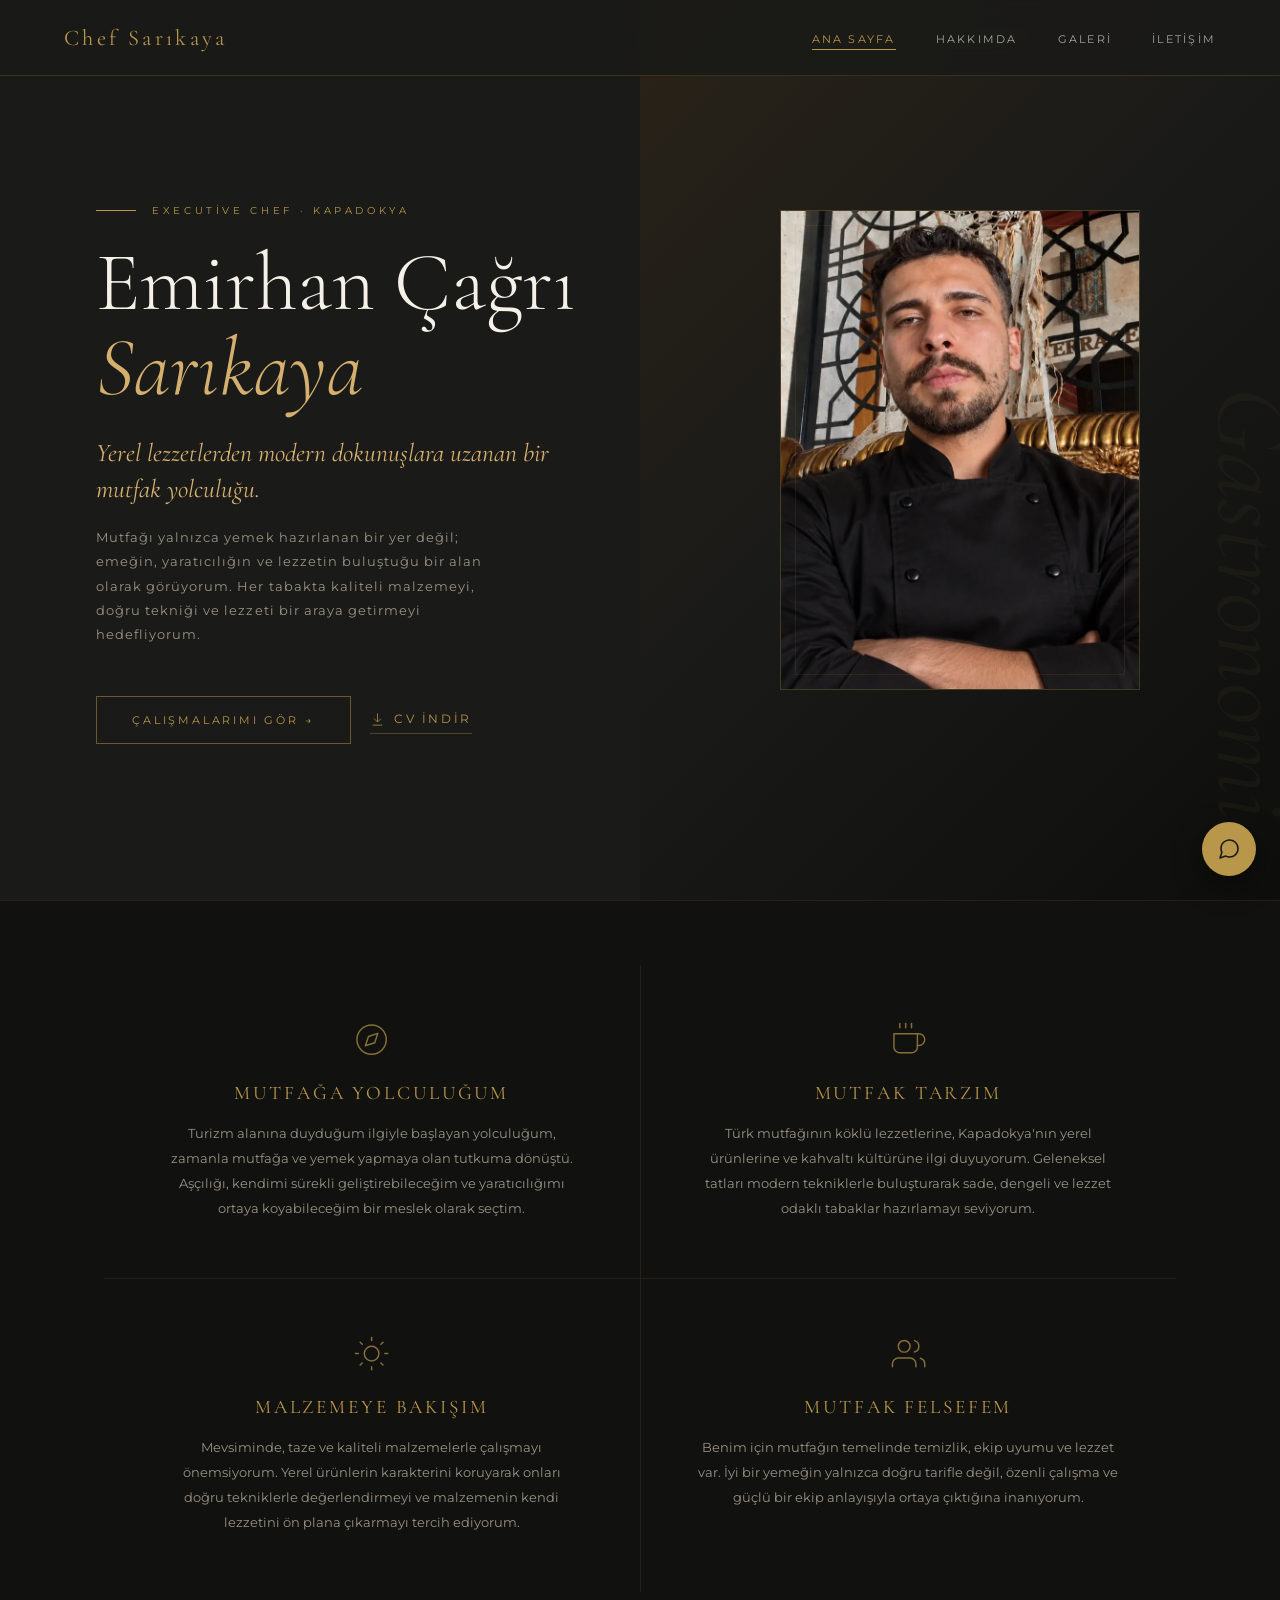
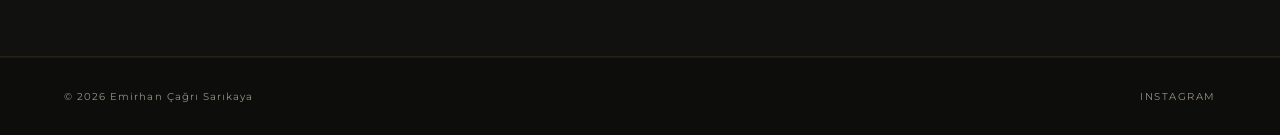
<file: index.html>
<!DOCTYPE html>
<html lang="tr">
<head>
<meta charset="UTF-8">
<meta name="google-site-verification" content="pNVr9TTG6yQNkGHPthmY8UgW8xQic4w6bQbPZttJZrM" />
<meta name="viewport" content="width=device-width, initial-scale=1.0">
<title>Chef Emirhan Çağrı Sarıkaya — Ana Sayfa</title>

<title>Emirhan Çağrı Sarıkaya | Şef Portfolyosu</title>
<meta name="description" content="Mutfak yolculuğu, tarzı ve felsefesiyle şef portfolyosu. Tabaklar, deneyim ve iletişim bilgileri.">
<link rel="canonical" href="https://SITE-ADRESI/">
<meta name="theme-color" content="#1a1a18">

<!-- Open Graph (WhatsApp, Facebook, LinkedIn önizlemesi) -->
<meta property="og:type" content="website">
<meta property="og:locale" content="tr_TR">
<meta property="og:site_name" content="Emirhan Çağrı Sarıkaya">
<meta property="og:title" content="Emirhan Çağrı Sarıkaya | Şef Portfolyosu">
<meta property="og:description" content="Mutfak yolculuğu, tarzı ve felsefesiyle şef portfolyosu.">
<meta property="og:url" content="https://SITE-ADRESI/">
<meta property="og:image" content="https://SITE-ADRESI/images/og-image.jpg">
<meta property="og:image:width" content="1200">
<meta property="og:image:height" content="630">
<meta property="og:image:alt" content="Şefin hazırladığı bir tabak">

<!-- Twitter / X -->
<meta name="twitter:card" content="summary_large_image">

<meta name="description" content="Emirhan Çağrı Sarıkaya — Nevşehir'de Kapadokya mutfağı ve modern Türk kahvaltısı üzerine çalışan şef.">
<meta property="og:title" content="Chef Emirhan Çağrı Sarıkaya">
<meta property="og:description" content="Kapadokya'dan modern Türk mutfağı. Portfolyo ve iletişim.">
<meta property="og:type" content="website">
<link rel="icon" href="images/favicon.svg" type="image/svg+xml">
<link rel="icon" href="images/favicon.ico" sizes="any">
<link rel="apple-touch-icon" href="images/apple-touch-icon.png">
<meta name="theme-color" content="#1a1a18">
<link rel="preconnect" href="https://fonts.googleapis.com">
<link rel="preconnect" href="https://fonts.gstatic.com" crossorigin>
<link href="https://fonts.googleapis.com/css2?family=Cormorant+Garamond:ital,wght@0,300;0,400;0,600;1,300;1,400&family=Montserrat:wght@300;400;500;600&display=swap" rel="stylesheet">
<link rel="stylesheet" href="css/style.css">
<style>
  /* ── HERO ── */
  .hero {
    min-height: 100vh;
    display: grid; grid-template-columns: 1fr 1fr;
    position: relative; overflow: hidden;
  }
  .hero-left {
    display: flex; flex-direction: column; justify-content: center;
    padding: 8rem 4rem 5rem 6rem; position: relative; z-index: 2;
  }
  .hero-tag {
    font-size: 0.65rem; letter-spacing: 0.35em; text-transform: uppercase;
    color: var(--gold); margin-bottom: 1.5rem;
    display: flex; align-items: center; gap: 1rem;
  }
  .hero-tag::before { content: ''; width: 40px; height: 1px; background: var(--gold); }
  .hero-title {
    font-family: 'Cormorant Garamond', serif;
    font-size: clamp(4rem, 6.5vw, 6.5rem);
    font-weight: 300; line-height: 1.02; margin-bottom: 1.5rem;
  }
  .hero-title em { font-style: italic; color: var(--gold-light); }
  .hero-tagline {
    font-family: 'Cormorant Garamond', serif; font-style: italic;
    font-size: clamp(1.3rem, 2vw, 1.7rem); line-height: 1.4;
    color: var(--gold-light); max-width: 460px; margin-bottom: 1.2rem;
  }
  .hero-sub {
    font-size: 0.8rem; letter-spacing: 0.08em; line-height: 1.9;
    color: var(--muted); max-width: 420px; margin-bottom: 3rem;
  }
  .hero-actions { display: flex; gap: 1rem 1.2rem; flex-wrap: wrap; align-items: center; }

 
  .hero-cv-link {
    display: inline-flex; align-items: center; gap: 0.6rem;
    font-size: 0.72rem; letter-spacing: 0.22em; text-transform: uppercase;
    color: var(--gold); text-decoration: none; padding: 0.4rem 0;
    border-bottom: 1px solid rgba(184,150,74,0.35);
    transition: color 0.3s, border-color 0.3s, gap 0.3s;
  }
  .hero-cv-link svg { width: 15px; height: 15px; transition: transform 0.3s; }
  .hero-cv-link:hover, .hero-cv-link:focus-visible { color: var(--gold-light); border-color: var(--gold-light); }
  .hero-cv-link:hover svg { transform: translateY(2px); }

  .hero-right { position: relative; overflow: hidden; }
  .hero-bg {
    position: absolute; inset: 0;
    background: linear-gradient(135deg, #2a2318 0%, #1a1a18 45%, #0e0e0c 100%);
    display: flex; align-items: center; justify-content: center;
  }
  .hero-frame {
    width: 360px; height: 480px;
    border: 1px solid rgba(184,150,74,0.28);
    position: relative; display: flex; align-items: center; justify-content: center;
  }
  .hero-frame::before {
    content: ''; position: absolute; inset: 14px;
    border: 1px solid rgba(184,150,74,0.1);
  }
  .hero-frame-content {
    display: flex; flex-direction: column; align-items: center; gap: 1rem;
  }
  .hero-watermark {
    position: absolute; right: -1.5rem; bottom: 5rem;
    font-family: 'Cormorant Garamond', serif; font-size: 6.5rem; font-style: italic;
    color: rgba(184,150,74,0.05); line-height: 1;
    pointer-events: none; writing-mode: vertical-rl;
  }

  /* ── 4 KART: masaüstünde 2x2, uzun metinler rahat okunsun ── */
  .intro-strip-desc { max-width: 420px; font-size: 0.82rem; }
  @media (min-width: 901px) {
    .intro-strip-grid { grid-template-columns: repeat(2, 1fr); }
  }

  @media (max-width: 900px) {
    .hero { grid-template-columns: 1fr; }
    .hero-left { padding: 8rem 1.5rem 3rem; }
    .hero-right { height: auto; min-height: 580px; }
    .hero-frame {
      width: min(360px, 80vw);
      height: calc(min(360px, 80vw) * 4 / 3);
    }
  }
</style>
</head>
<body>

<a class="skip-link" href="#icerik">İçeriğe geç</a>
<nav id="site-nav" aria-label="Ana menü"></nav>

<!-- HERO -->
<section class="hero" id="icerik">
  <div class="hero-left">
    <div class="hero-tag fade-up delay-1">Executive Chef · Kapadokya</div>
    <h1 class="hero-title fade-up delay-2">
      Emirhan Çağrı<br><em>Sarıkaya</em>
    </h1>
    <p class="hero-tagline fade-up delay-3">
      Yerel lezzetlerden modern dokunuşlara uzanan bir mutfak yolculuğu.
    </p>
    <p class="hero-sub fade-up delay-3">
      Mutfağı yalnızca yemek hazırlanan bir yer değil; emeğin, yaratıcılığın ve lezzetin
      buluştuğu bir alan olarak görüyorum. Her tabakta kaliteli malzemeyi, doğru tekniği
      ve lezzeti bir araya getirmeyi hedefliyorum.
    </p>
    <div class="hero-actions fade-up delay-4">
      <a href="galeri.html" class="btn btn-outline">Çalışmalarımı Gör →</a>
      
      <a href="Emirhan-Cagri-Sarikaya-CV.pdf" class="hero-cv-link" download="Emirhan-Cagri-Sarikaya-CV.pdf">
        <svg viewBox="0 0 24 24" fill="none" stroke="currentColor" stroke-width="1.2" stroke-linecap="round" stroke-linejoin="round" aria-hidden="true"><path d="M12 3v12"></path><path d="M7 11l5 5 5-5"></path><path d="M5 21h14"></path></svg>
        <span>CV İndir</span>
      </a>
    </div>
  </div>
  <div class="hero-right">
    <div class="hero-bg">
      <div class="hero-frame">
        <div class="hero-frame-content">
          <img src="images/chef.webp" alt="Şef Emirhan Çağrı Sarıkaya, siyah şef ceketiyle portre" class="hero-chef-img" width="360" height="480" fetchpriority="high">
        </div>
      </div>
    </div>
    <div class="hero-watermark">Gastronomi</div>
  </div>
</section>

<!-- MUTFAK ANLAYIŞIM ŞERİDİ -->
<section class="intro-strip">
  <div class="container">
    <div class="intro-strip-grid">

      <div class="intro-strip-item reveal">
        <div class="intro-strip-icon">
          <svg viewBox="0 0 24 24" fill="none" stroke="currentColor" stroke-width="1" stroke-linecap="round" stroke-linejoin="round" aria-hidden="true"><circle cx="12" cy="12" r="10"></circle><polygon points="16.24 7.76 14.12 14.12 7.76 16.24 9.88 9.88 16.24 7.76"></polygon></svg>
        </div>
        <h2 class="intro-strip-title">Mutfağa Yolculuğum</h2>
        <p class="intro-strip-desc">Turizm alanına duyduğum ilgiyle başlayan yolculuğum, zamanla mutfağa ve yemek yapmaya olan tutkuma dönüştü. Aşçılığı, kendimi sürekli geliştirebileceğim ve yaratıcılığımı ortaya koyabileceğim bir meslek olarak seçtim.</p>
      </div>

      <div class="intro-strip-item reveal">
        <div class="intro-strip-icon">
          <svg viewBox="0 0 24 24" fill="none" stroke="currentColor" stroke-width="1" stroke-linecap="round" stroke-linejoin="round" aria-hidden="true"><path d="M18 8h1a4 4 0 0 1 0 8h-1"></path><path d="M2 8h16v9a4 4 0 0 1-4 4H6a4 4 0 0 1-4-4V8z"></path><line x1="6" y1="1" x2="6" y2="4"></line><line x1="10" y1="1" x2="10" y2="4"></line><line x1="14" y1="1" x2="14" y2="4"></line></svg>
        </div>
        <h2 class="intro-strip-title">Mutfak Tarzım</h2>
        <p class="intro-strip-desc">Türk mutfağının köklü lezzetlerine, Kapadokya'nın yerel ürünlerine ve kahvaltı kültürüne ilgi duyuyorum. Geleneksel tatları modern tekniklerle buluşturarak sade, dengeli ve lezzet odaklı tabaklar hazırlamayı seviyorum.</p>
      </div>

      <div class="intro-strip-item reveal">
        <div class="intro-strip-icon">
          <svg viewBox="0 0 24 24" fill="none" stroke="currentColor" stroke-width="1" stroke-linecap="round" stroke-linejoin="round" aria-hidden="true"><circle cx="12" cy="12" r="5"></circle><line x1="12" y1="1" x2="12" y2="3"></line><line x1="12" y1="21" x2="12" y2="23"></line><line x1="4.22" y1="4.22" x2="5.64" y2="5.64"></line><line x1="18.36" y1="18.36" x2="19.78" y2="19.78"></line><line x1="1" y1="12" x2="3" y2="12"></line><line x1="21" y1="12" x2="23" y2="12"></line><line x1="4.22" y1="19.78" x2="5.64" y2="18.36"></line><line x1="18.36" y1="5.64" x2="19.78" y2="4.22"></line></svg>
        </div>
        <h2 class="intro-strip-title">Malzemeye Bakışım</h2>
        <p class="intro-strip-desc">Mevsiminde, taze ve kaliteli malzemelerle çalışmayı önemsiyorum. Yerel ürünlerin karakterini koruyarak onları doğru tekniklerle değerlendirmeyi ve malzemenin kendi lezzetini ön plana çıkarmayı tercih ediyorum.</p>
      </div>

      <div class="intro-strip-item reveal">
        <div class="intro-strip-icon">
          <svg viewBox="0 0 24 24" fill="none" stroke="currentColor" stroke-width="1" stroke-linecap="round" stroke-linejoin="round" aria-hidden="true"><path d="M17 21v-2a4 4 0 0 0-4-4H5a4 4 0 0 0-4 4v2"></path><circle cx="9" cy="7" r="4"></circle><path d="M23 21v-2a4 4 0 0 0-3-3.87"></path><path d="M16 3.13a4 4 0 0 1 0 7.75"></path></svg>
        </div>
        <h2 class="intro-strip-title">Mutfak Felsefem</h2>
        <p class="intro-strip-desc">Benim için mutfağın temelinde temizlik, ekip uyumu ve lezzet var. İyi bir yemeğin yalnızca doğru tarifle değil, özenli çalışma ve güçlü bir ekip anlayışıyla ortaya çıktığına inanıyorum.</p>
      </div>

    </div>
  </div>
</section>

<footer id="site-footer"></footer>

<script src="js/main.js"></script>
</body>
</html>
</file>
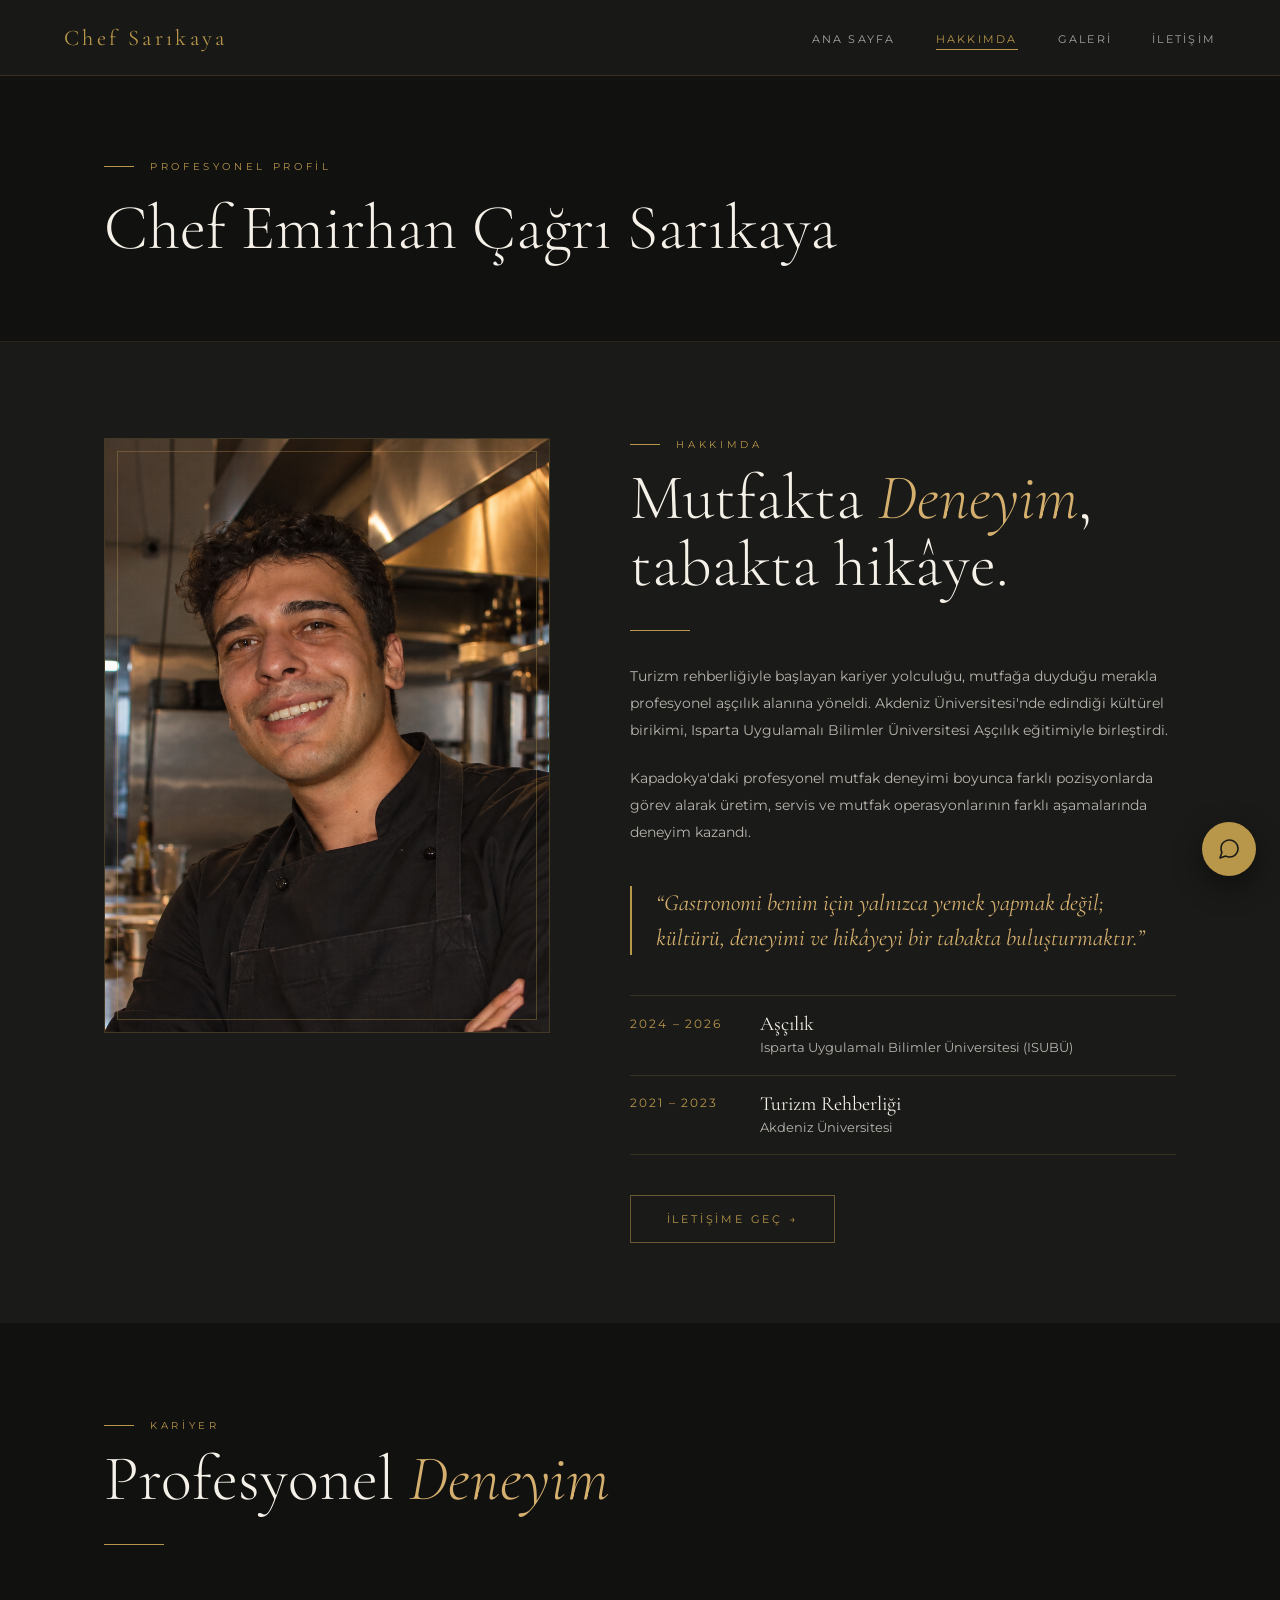
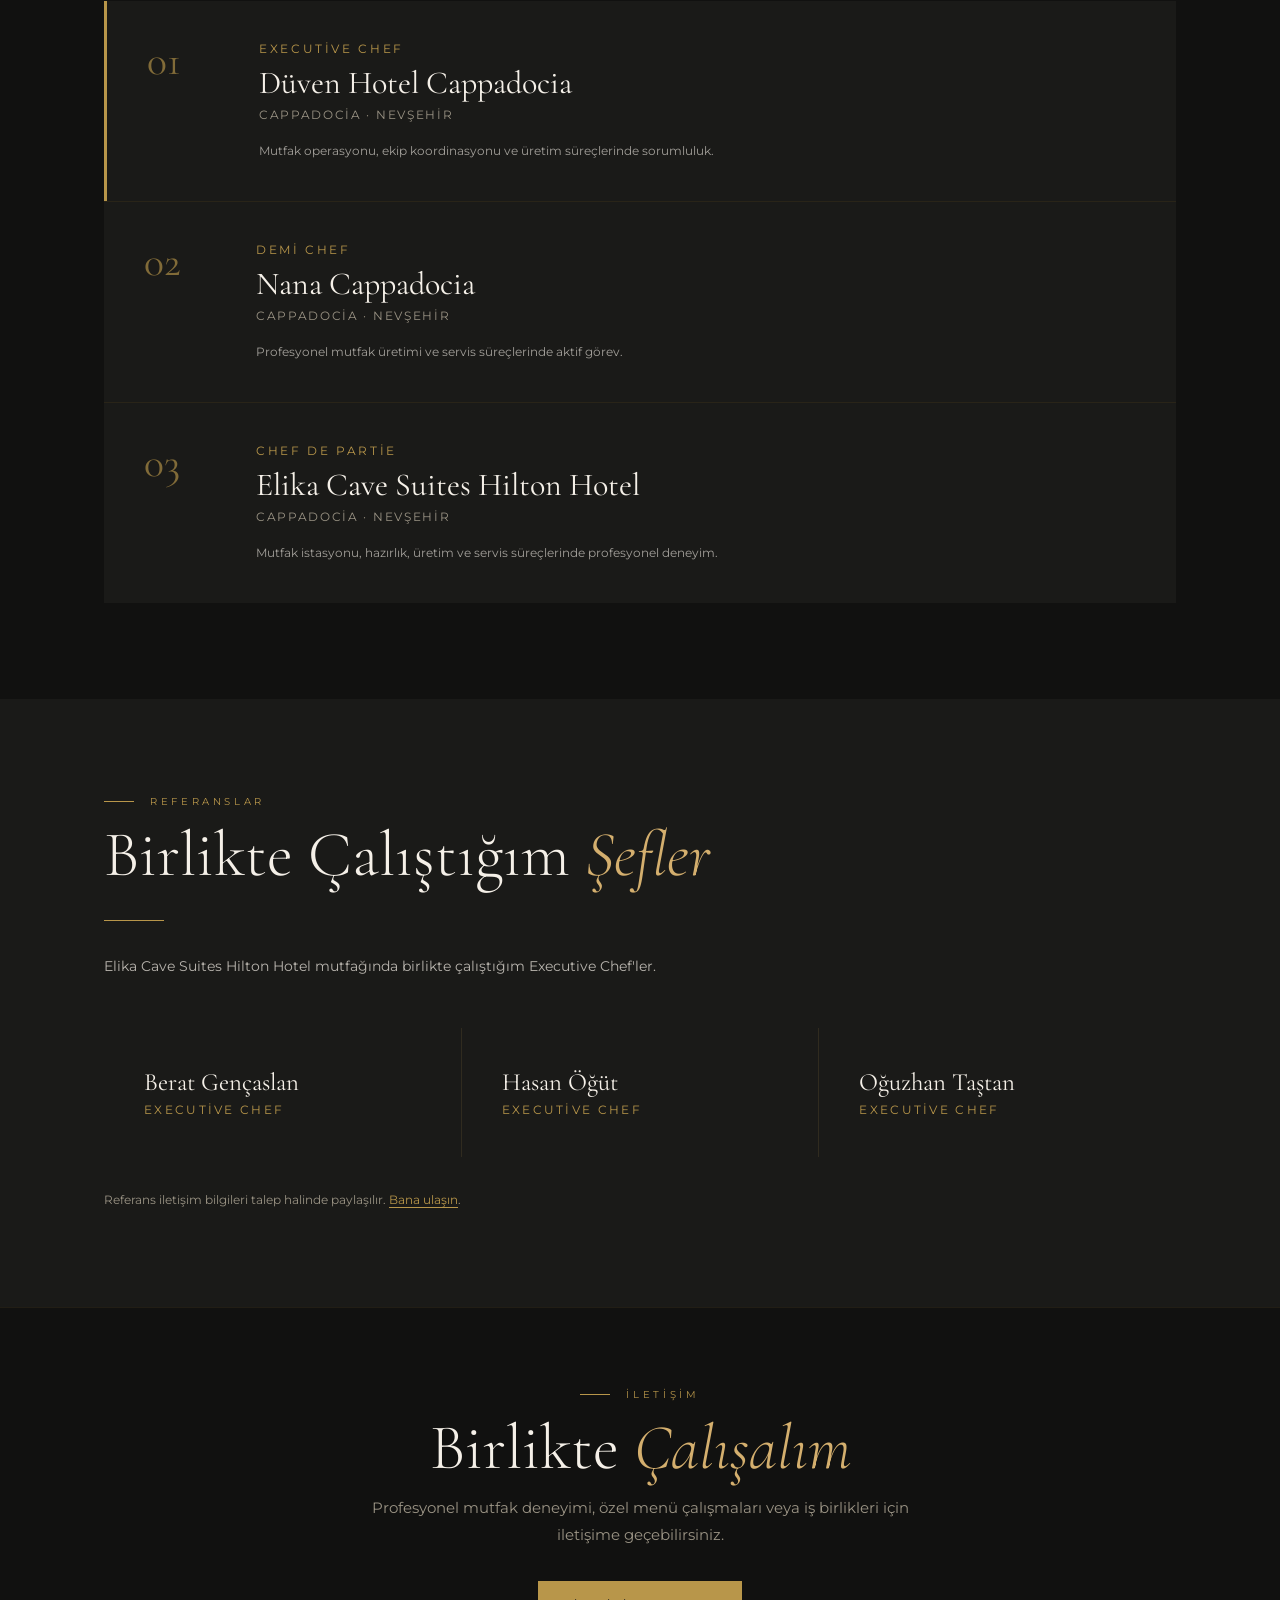
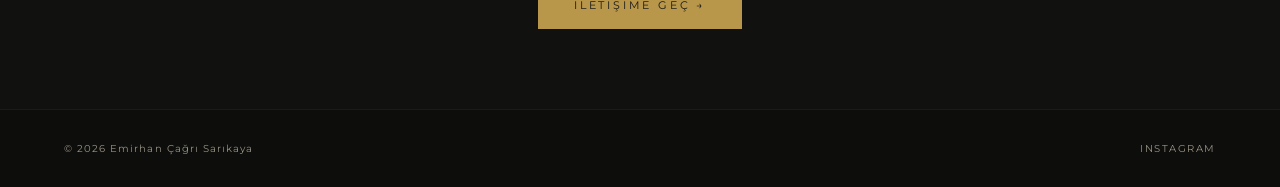
<file: hakkimda.html>
<!DOCTYPE html>
<html lang="tr">
<head>
<meta charset="UTF-8">
<meta name="viewport" content="width=device-width, initial-scale=1.0">
<title>Chef Emirhan Çağrı Sarıkaya — İletişim</title>
<meta name="description" content="Chef Emirhan Çağrı Sarıkaya ile iletişime geçin: özel menü çalışmaları, iş birlikleri ve profesyonel mutfak teklifleri için.">
<meta property="og:title" content="Chef Emirhan Çağrı Sarıkaya — İletişim">
<meta property="og:description" content="Özel menü çalışmaları ve iş birlikleri için iletişime geçin.">
<meta property="og:type" content="website">
<link rel="icon" href="images/favicon.svg" type="image/svg+xml">
<link rel="icon" href="images/favicon.ico" sizes="any">
<link rel="apple-touch-icon" href="images/apple-touch-icon.png">
<meta name="theme-color" content="#1a1a18">
<link rel="preconnect" href="https://fonts.googleapis.com">
<link rel="preconnect" href="https://fonts.gstatic.com" crossorigin>
<link href="https://fonts.googleapis.com/css2?family=Cormorant+Garamond:ital,wght@0,300;0,400;0,600;1,300;1,400&family=Montserrat:wght@300;400;500;600&display=swap" rel="stylesheet">
<link rel="stylesheet" href="css/style.css">
<style>
  .profile-section { padding: 6rem 0 5rem; background: var(--dark); }
  .profile-grid { display:grid; grid-template-columns: 0.9fr 1.1fr; gap:5rem; align-items:start; }
  .profile-photo-box { position:sticky; top:6rem; }
  .profile-photo { width:100%; aspect-ratio:3/4; border:1px solid rgba(184,150,74,.25); position:relative; overflow:hidden; }
  .profile-photo::before { content:''; position:absolute; inset:12px; z-index:1; pointer-events:none; border:1px solid rgba(184,150,74,.35); }
  .profile-photo img { position:absolute; inset:0; width:100%; height:100%; object-fit:cover; object-position:40% 30%; }
 
  .profile-body p { font-size:0.86rem; line-height:1.95; color:rgba(245,240,232,.72); margin-bottom:1.35rem; }
  .profile-quote { font-family:'Cormorant Garamond',serif; font-style:italic; font-size:1.45rem; color:var(--gold-light); line-height:1.5; border-left:2px solid var(--gold); padding-left:1.5rem; margin:2.5rem 0; }

  .profile-education { list-style:none; margin:0 0 2.5rem; padding:0; border-top:1px solid rgba(184,150,74,.18); }
  .profile-education li { display:grid; grid-template-columns:110px 1fr; gap:1.25rem; padding:1rem 0; border-bottom:1px solid rgba(184,150,74,.18); font-size:0.82rem; line-height:1.7; color:rgba(245,240,232,.72); }
  .profile-education-year { color:var(--gold); font-size:.72rem; letter-spacing:.16em; padding-top:.15rem; }
  .profile-education strong { display:block; font-family:'Cormorant Garamond',serif; font-weight:400; font-size:1.25rem; color:var(--cream); line-height:1.2; }

  .experience-section { padding:6rem 0; background:var(--dark-2); }
  .experience-list { margin-top:3.5rem; display:flex; flex-direction:column; gap:1px; background:rgba(184,150,74,.14); }
  .experience-card { display:grid; grid-template-columns:80px 1fr auto; gap:2rem; align-items:start; padding:2.5rem; background:var(--dark); transition:background .3s, transform .3s; }
  .experience-card:hover { background:#161512; }
  .experience-card.featured { border-left:3px solid var(--gold); }
  .experience-number { font-family:'Cormorant Garamond',serif; font-size:2.6rem; color:rgba(184,150,74,.65); line-height:1; }
  .experience-role { color:var(--gold); font-size:.75rem; letter-spacing:.22em; text-transform:uppercase; margin-bottom:.55rem; }
  .experience-company { font-family:'Cormorant Garamond',serif; font-size:2rem; color:var(--cream); line-height:1.1; margin-bottom:.45rem; }
  .experience-location { font-size:.75rem; letter-spacing:.14em; text-transform:uppercase; color:var(--muted); }
  .experience-note { max-width:500px; margin-top:1.1rem; font-size:0.76rem; line-height:1.75; color:rgba(245,240,232,.62); }
  .experience-badge { font-size:.58rem; letter-spacing:.18em; text-transform:uppercase; color:var(--gold); border:1px solid rgba(184,150,74,.3); padding:.45rem .7rem; white-space:nowrap; }

  /* REFERANSLAR */
  .references-section { padding:6rem 0; background:var(--dark); }
  .references-intro { max-width:620px; margin-top:1.5rem; font-size:0.86rem; line-height:1.95; color:rgba(245,240,232,.72); }
  .references-grid { display:grid; grid-template-columns:repeat(3, 1fr); gap:1px; margin-top:3rem; background:rgba(184,150,74,.14); }
  .reference-card { display:flex; flex-direction:column; justify-content:space-between; gap:2rem; padding:2.5rem; background:var(--dark); }
  .reference-quote { font-family:'Cormorant Garamond',serif; font-style:italic; font-size:1.3rem; line-height:1.6; color:var(--gold-light); border-left:2px solid var(--gold); padding-left:1.25rem; }
  .reference-name { font-family:'Cormorant Garamond',serif; font-size:1.55rem; color:var(--cream); line-height:1.15; margin-bottom:.4rem; }
  .reference-role { color:var(--gold); font-size:.72rem; letter-spacing:.2em; text-transform:uppercase; }
  .references-note { margin-top:2rem; font-size:0.78rem; line-height:1.8; color:var(--muted); }
  .references-note a { color:var(--gold); text-decoration:underline; text-underline-offset:3px; }

  .profile-cta { padding:5rem 0; background:var(--dark-2); text-align:center; border-top:1px solid rgba(184,150,74,.1); }
  .profile-cta p { max-width:580px; margin:.8rem auto 2rem; color:var(--muted); font-size:.95rem; line-height:1.8; }

   @media (max-width: 900px) {
    .profile-grid { grid-template-columns: 1fr; gap: 3rem; }
    .profile-photo-box { position: static; }
    .profile-photo { max-width: 620px; margin: 0 auto; }
    .experience-card { grid-template-columns: 55px 1fr; }
    .references-grid { grid-template-columns: 1fr; }
  }
  @media (max-width: 500px) {
    .profile-section, .experience-section, .references-section { padding: 4.5rem 0; }
    .experience-card { padding: 1.7rem; gap: 1rem; }
    .experience-number { font-size: 2rem; }
    .experience-company { font-size: 1.55rem; }
    .reference-card { padding: 1.7rem; }
    .profile-education li { grid-template-columns: 1fr; gap: .2rem; }
  }
</style>
</head>
<body>
<a class="skip-link" href="#icerik">İçeriğe geç</a>
<nav id="site-nav" aria-label="Ana menü"></nav>

<div id="icerik" class="page-header">
  <div class="container">
    <div class="section-label fade-up delay-1">Profesyonel Profil</div>
    <h1 class="section-title fade-up delay-2">Chef Emirhan Çağrı Sarıkaya</h1>
  </div>
</div>

<section class="profile-section">
  <div class="container">
    <div class="profile-grid">
      
      <!-- FOTOĞRAF KUTUSU -->
      <div class="profile-photo-box reveal">
        <div class="profile-photo">
          <img src="images/chefH.png" width="768" height="1024" loading="lazy" alt="Chef Emirhan Çağrı Sarıkaya">
        </div>
      </div> 
        
      <!-- İÇERİK KUTUSU -->
      <div class="profile-body">
        <div class="section-label reveal">Hakkımda</div>
        <h2 class="section-title reveal" style="margin-bottom:1.5rem;">Mutfakta <em>Deneyim</em>, tabakta hikâye.</h2>
        <div class="divider reveal"></div>
        <p class="reveal">Turizm rehberliğiyle başlayan kariyer yolculuğu, mutfağa duyduğu merakla profesyonel aşçılık alanına yöneldi. Akdeniz Üniversitesi'nde edindiği kültürel birikimi, Isparta Uygulamalı Bilimler Üniversitesi Aşçılık eğitimiyle birleştirdi.</p>
        <p class="reveal">Kapadokya'daki profesyonel mutfak deneyimi boyunca farklı pozisyonlarda görev alarak üretim, servis ve mutfak operasyonlarının farklı aşamalarında deneyim kazandı.</p>
        <div class="profile-quote reveal">“Gastronomi benim için yalnızca yemek yapmak değil; kültürü, deneyimi ve hikâyeyi bir tabakta buluşturmaktır.”</div>
        <ul class="profile-education reveal" aria-label="Eğitim">
          <li>
            <span class="profile-education-year">2024 – 2026</span>
            <span><strong>Aşçılık</strong>Isparta Uygulamalı Bilimler Üniversitesi (ISUBÜ)</span>
          </li>
          <li>
            <span class="profile-education-year">2021 – 2023</span>
            <span><strong>Turizm Rehberliği</strong>Akdeniz Üniversitesi</span>
          </li>
        </ul>
        <div class="reveal"><a href="iletisim.html" class="btn btn-outline">İletişime Geç →</a></div>
      </div>

    </div>
  </div>
</section>


<section class="experience-section">
  <div class="container">
    <div class="section-label reveal">Kariyer</div>
    <h2 class="section-title reveal">Profesyonel <em>Deneyim</em></h2>
    <div class="divider reveal"></div>

    <div class="experience-list">
      <article class="experience-card featured reveal">
        <div class="experience-number">01</div>
        <div>
          <div class="experience-role">Executive Chef</div>
          <div class="experience-company">Düven Hotel Cappadocia</div>
          <div class="experience-location">Cappadocia · Nevşehir</div>
          <p class="experience-note">Mutfak operasyonu, ekip koordinasyonu ve üretim süreçlerinde sorumluluk.</p>
        </div>
        
      </article>

      <article class="experience-card reveal">
        <div class="experience-number">02</div>
        <div>
          <div class="experience-role">Demi Chef</div>
          <div class="experience-company">Nana Cappadocia</div>
          <div class="experience-location">Cappadocia · Nevşehir</div>
          <p class="experience-note">Profesyonel mutfak üretimi ve servis süreçlerinde aktif görev.</p>
        </div>
      </article>

      <article class="experience-card reveal">
        <div class="experience-number">03</div>
        <div>
          <div class="experience-role">Chef de Partie</div>
          <div class="experience-company">Elika Cave Suites Hilton Hotel</div>
          <div class="experience-location">Cappadocia · Nevşehir</div>
          <p class="experience-note">Mutfak istasyonu, hazırlık, üretim ve servis süreçlerinde profesyonel deneyim.</p>
        </div>
      </article>
    </div>
  </div>
</section>

<!-- REFERANSLAR -->
<section class="references-section" aria-labelledby="referanslar-baslik">
  <div class="container">
    <div class="section-label reveal">Referanslar</div>
    <h2 id="referanslar-baslik" class="section-title reveal">Birlikte Çalıştığım <em>Şefler</em></h2>
    <div class="divider reveal"></div>
    <p class="references-intro reveal">Elika Cave Suites Hilton Hotel mutfağında birlikte çalıştığım Executive Chef'ler.</p>

    <div class="references-grid">
      <article class="reference-card reveal">
        
        <div>
          <div class="reference-name">Berat Gençaslan</div>
          <div class="reference-role">Executive Chef</div>
        </div>
      </article>

      <article class="reference-card reveal">
        
        <div>
          <div class="reference-name">Hasan Öğüt</div>
          <div class="reference-role">Executive Chef</div>
        </div>
      </article>

      <article class="reference-card reveal">
        
        <div>
          <div class="reference-name">Oğuzhan Taştan</div>
          <div class="reference-role">Executive Chef</div>
        </div>
      </article>
    </div>

    <p class="references-note reveal">Referans iletişim bilgileri talep halinde paylaşılır. <a href="iletisim.html">Bana ulaşın</a>.</p>
  </div>
</section>

<section class="profile-cta">
  <div class="container">
    <div class="section-label reveal" style="justify-content:center;">İletişim</div>
    <h2 class="section-title reveal">Birlikte <em>Çalışalım</em></h2>
    <p class="reveal">Profesyonel mutfak deneyimi, özel menü çalışmaları veya iş birlikleri için iletişime geçebilirsiniz.</p>
    <a href="iletisim.html" class="btn btn-solid reveal">İletişime Geç →</a>
  </div>
</section>

<footer id="site-footer"></footer>
<script src="js/main.js"></script>
</body>
</html>
</file>
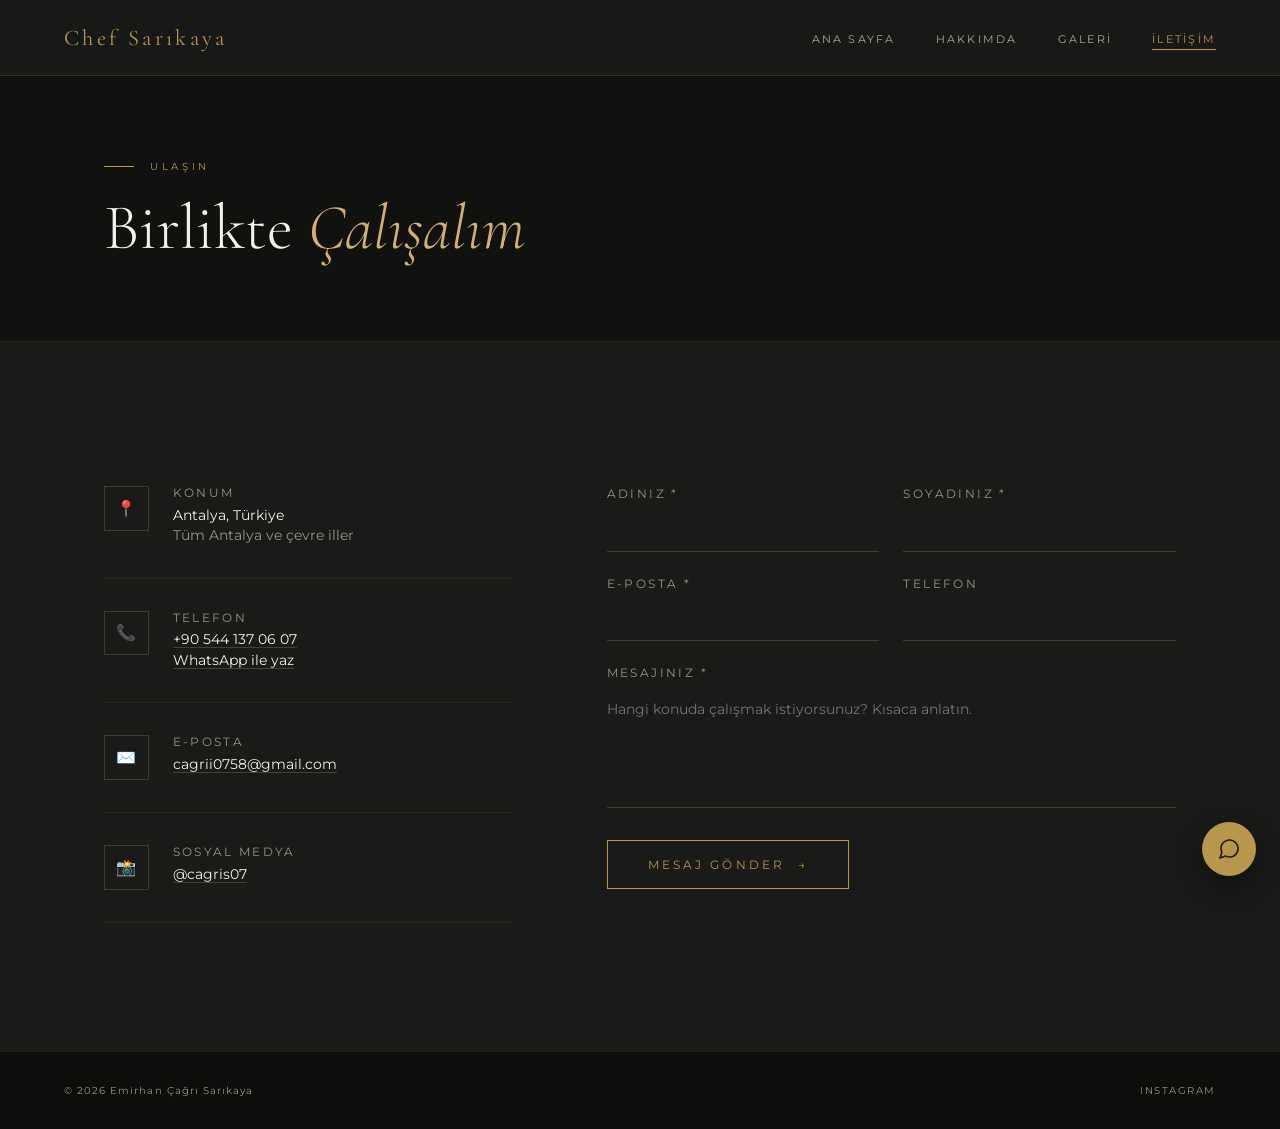
<file: iletisim.html>
<!DOCTYPE html>
<html lang="tr">
<head>
<meta charset="UTF-8">
<meta name="viewport" content="width=device-width, initial-scale=1.0">
<title>Chef Emirhan Çağrı Sarıkaya — İletişim</title>
<meta name="description" content="Chef Emirhan Çağrı Sarıkaya ile iletişime geçin: özel menü çalışmaları, iş birlikleri ve profesyonel mutfak teklifleri için.">
<meta name="referrer" content="strict-origin-when-cross-origin">
<meta property="og:title" content="Chef Emirhan Çağrı Sarıkaya — İletişim">
<meta property="og:description" content="Özel menü çalışmaları ve iş birlikleri için iletişime geçin.">
<meta property="og:type" content="website">
<!-- Yayından sonra gerçek alan adınla ekleyin:
<meta property="og:image" content="https://SITE-ADIN.netlify.app/images/og.jpg"> -->
<link rel="icon" href="images/favicon.svg" type="image/svg+xml">
<link rel="icon" href="images/favicon.ico" sizes="any">
<link rel="apple-touch-icon" href="images/apple-touch-icon.png">
<meta name="theme-color" content="#1a1a18">
<link rel="preconnect" href="https://fonts.googleapis.com">
<link rel="preconnect" href="https://fonts.gstatic.com" crossorigin>
<link href="https://fonts.googleapis.com/css2?family=Cormorant+Garamond:ital,wght@0,300;0,400;0,600;1,300;1,400&family=Montserrat:wght@300;400;500;600&display=swap" rel="stylesheet">
<link rel="stylesheet" href="css/style.css">
<style>
  .contact-section { padding: 6rem 0 8rem; background: var(--dark); }

  .contact-grid {
    display: grid; grid-template-columns: 1fr 1.4fr;
    gap: 6rem; align-items: start; margin-top: 3rem;
  }

  /* Sol — bilgiler */
  .contact-info-block { display: flex; flex-direction: column; }
  .info-item {
    display: flex; align-items: flex-start; gap: 1.5rem;
    padding: 2rem 0; border-bottom: 1px solid rgba(184,150,74,0.1);
  }
  .info-item:first-child { padding-top: 0; }
  .info-icon {
    width: 2.8rem; height: 2.8rem; flex-shrink: 0;
    border: 1px solid rgba(184,150,74,0.25);
    display: flex; align-items: center; justify-content: center;
    font-size: 1rem;
  }
  .info-label {
    font-size: 0.72rem; letter-spacing: 0.2em; text-transform: uppercase;
    color: var(--muted); margin-bottom: 0.3rem;
  }
  .info-value { font-size: 0.85rem; color: var(--cream); line-height: 1.5; }
  .info-value a { color: inherit; text-decoration: none; border-bottom: 1px solid rgba(184,150,74,0.3); }
  .info-value a:hover { color: var(--gold); }
  .info-note { color: var(--muted); font-size: 0.85rem; }

  /* Sağ — form */
  .contact-form { display: flex; flex-direction: column; gap: 1.5rem; }
  .form-row { display: grid; grid-template-columns: 1fr 1fr; gap: 1.5rem; }
  .form-group { display: flex; flex-direction: column; gap: 0.5rem; }
  .form-label {
    font-size: 0.75rem; letter-spacing: 0.2em; text-transform: uppercase; color: var(--muted);
  }
  .form-input, .form-textarea {
    background: transparent;
    border: none; border-bottom: 1px solid rgba(184,150,74,0.25);
    color: var(--cream); font-family: 'Montserrat', sans-serif;
    font-size: 0.85rem; padding: 0.8rem 0; outline: none;
    transition: border-color 0.3s; width: 100%;
  }
  .form-input:focus, .form-textarea:focus { border-bottom-color: var(--gold); }
  .form-textarea { resize: none; height: 120px; }
  .honeypot { display: none; }

  .form-submit {
    align-self: flex-start; margin-top: 0.5rem;
    background: transparent; border: 1px solid var(--gold);
    color: var(--gold); font-family: 'Montserrat', sans-serif;
    font-size: 0.78rem; letter-spacing: 0.25em; text-transform: uppercase;
    padding: 1rem 2.5rem; cursor: pointer; transition: all 0.4s;
    display: flex; align-items: center; gap: 0.8rem;
  }
  .form-submit:hover { background: var(--gold); color: var(--dark); }
  .form-submit:disabled { opacity: 0.6; cursor: wait; }
  .submit-arrow { transition: transform 0.3s; }
  .form-submit:hover .submit-arrow { transform: translateX(6px); }

  /* Başarı mesajı */
  .success-msg {
    display: none; padding: 1.5rem 2rem;
    border: 1px solid rgba(76,175,80,0.3);
    background: rgba(76,175,80,0.05);
    color: #6dbf70; font-size: 0.8rem; line-height: 1.6;
  }

  /* Hata mesajı */
  .form-error {
    display: none; padding: 1.5rem 2rem;
    border: 1px solid rgba(220,80,80,0.3);
    background: rgba(220,80,80,0.05);
    color: #e07a7a; font-size: 0.8rem; line-height: 1.6;
  }

  @media (max-width: 900px) {
    .contact-grid { grid-template-columns: 1fr; gap: 3rem; }
    .form-row { grid-template-columns: 1fr; }
  }
</style>
</head>
<body>

<a class="skip-link" href="#icerik">İçeriğe geç</a>
<nav id="site-nav" aria-label="Ana menü"></nav>

<div id="icerik" class="page-header">
  <div class="container">
    <div class="section-label fade-up delay-1">Ulaşın</div>
    <h1 class="section-title fade-up delay-2">Birlikte <em>Çalışalım</em></h1>
  </div>
</div>

<section class="contact-section">
  <div class="container">
    <div class="contact-grid">

      <!-- Sol: İletişim bilgileri -->
      <div class="contact-info-block reveal">
        <div class="info-item">
          <div class="info-icon" aria-hidden="true">📍</div>
          <div>
            <div class="info-label">Konum</div>
            <div class="info-value">Antalya, Türkiye<br>
              <span class="info-note">Tüm Antalya ve çevre iller</span>
            </div>
          </div>
        </div>
        <div class="info-item">
          <div class="info-icon" aria-hidden="true">📞</div>
          <div>
            <div class="info-label">Telefon</div>
            <div class="info-value">
              <a href="tel:+905441370607">+90 544 137 06 07</a><br>
              <a href="https://wa.me/905441370607" target="_blank" rel="noopener noreferrer">WhatsApp ile yaz</a>
            </div>
          </div>
        </div>
        <div class="info-item">
          <div class="info-icon" aria-hidden="true">✉️</div>
          <div>
            <div class="info-label">E-posta</div>
            <!-- Adres, js/contact.js tarafından birleştirilir (basit botlardan korunmak için) -->
            <div class="info-value">
              <a href="mailto:cagrii0758@gmail.com">cagrii0758@gmail.com</a>
            </div>
          </div>
        </div>
        <div class="info-item">
          <div class="info-icon" aria-hidden="true">📸</div>
          <div>
            <div class="info-label">Sosyal Medya</div>
            <div class="info-value"><a href="https://instagram.com/cagris07" target="_blank" rel="noopener noreferrer">@cagris07</a></div>
          </div>
        </div>
      </div>

      <!-- Sağ: Form -->
      <div class="reveal">
        <form class="contact-form" id="contactForm" method="post" action="https://api.web3forms.com/submit">
          <input type="hidden" name="access_key" value="099cc3e6-cfee-46a2-bcfe-a95fbfdc87b5">
          <input type="hidden" name="subject" value="Portfolyo sitesinden yeni mesaj">
          <input class="honeypot" type="checkbox" name="botcheck" tabindex="-1" autocomplete="off" aria-hidden="true">

          <div class="form-row">
            <div class="form-group">
              <label class="form-label" for="ad">Adınız *</label>
              <input class="form-input" id="ad" name="ad" type="text" autocomplete="given-name" maxlength="60" required>
            </div>
            <div class="form-group">
              <label class="form-label" for="soyad">Soyadınız *</label>
              <input class="form-input" id="soyad" name="soyad" type="text" autocomplete="family-name" maxlength="60" required>
            </div>
          </div>

          <div class="form-row">
            <div class="form-group">
              <label class="form-label" for="email">E-posta *</label>
              <input class="form-input" id="email" name="email" type="email" autocomplete="email" maxlength="120" required>
            </div>
            <div class="form-group">
              <label class="form-label" for="tel">Telefon</label>
              <input class="form-input" id="tel" name="telefon" type="tel" autocomplete="tel" maxlength="25">
            </div>
          </div>

          <div class="form-group">
            <label class="form-label" for="mesaj">Mesajınız *</label>
            <textarea class="form-textarea" id="mesaj" name="mesaj" maxlength="2000" required placeholder="Hangi konuda çalışmak istiyorsunuz? Kısaca anlatın."></textarea>
          </div>

          <button class="form-submit" type="submit">Mesaj Gönder <span class="submit-arrow" aria-hidden="true">→</span></button>
          <div class="success-msg" id="successMsg" role="status"></div>
          <div class="form-error" id="errorMsg" role="alert"></div>
        </form>
      </div>

    </div>
  </div>
</section>

<footer id="site-footer"></footer>

<script src="js/main.js"></script>
<script src="js/contact.js"></script>
</body>
</html>
</file>
<file: css/style.css>
:root {
  --cream:      #f5f0e8;
  --dark:       #1a1a18;
  --dark-2:     #111110;
  --dark-3:     #0d0d0b;
  --gold:       #b8964a;
  --gold-light: #d4af6e;
  --muted:      #9a9384;
  --white:      #fefefe;
}

/* ── TEMEL ── */
*, *::before, *::after { margin: 0; padding: 0; box-sizing: border-box; }
html { scroll-behavior: smooth; }

body {
  font-family: 'Montserrat', sans-serif;
  background: var(--dark);
  color: var(--cream);
  overflow-x: hidden;
}
a, button, [role="button"], summary { cursor: pointer; }
input, textarea { cursor: text; }

.container { max-width: 1200px; margin: 0 auto; padding: 0 4rem; }

/* ── ERİŞİLEBİLİRLİK ── */
:focus-visible { outline: 2px solid var(--gold-light); outline-offset: 3px; }
.skip-link {
  position: absolute; left: -999px; top: 0; z-index: 300;
  background: var(--gold); color: var(--dark); padding: .8rem 1.2rem; font-size: .75rem;
}
.skip-link:focus { left: 1rem; top: 1rem; }

/* ── NAV ── */
nav {
  position: fixed; top: 0; left: 0; right: 0; z-index: 100;
  display: flex; justify-content: space-between; align-items: center;
  padding: 1.5rem 4rem;
  background: rgba(26,26,24,0.9);
  backdrop-filter: blur(14px);
  border-bottom: 1px solid rgba(184,150,74,0.2);
}
.nav-logo {
  font-family: 'Cormorant Garamond', serif;
  font-size: 1.4rem; letter-spacing: 0.15em;
  color: var(--gold); text-decoration: none;
}
.nav-links { display: flex; gap: 2.5rem; list-style: none; }
.nav-links a {
  font-size: 0.7rem; letter-spacing: 0.2em; text-transform: uppercase;
  color: var(--cream); text-decoration: none; opacity: 0.65;
  transition: opacity 0.3s, color 0.3s; position: relative;
}
.nav-links a::after {
  content: ''; position: absolute; bottom: -4px; left: 0; right: 0;
  height: 1px; background: var(--gold);
  transform: scaleX(0); transition: transform 0.3s;
}
.nav-links a:hover,
.nav-links a.active { opacity: 1; color: var(--gold); }
.nav-links a:hover::after,
.nav-links a.active::after { transform: scaleX(1); }

.nav-toggle {
  display: none; background: none; border: 1px solid rgba(184,150,74,0.4);
  color: var(--gold); padding: .5rem .8rem; font-size: .7rem;
  letter-spacing: .15em; text-transform: uppercase; font-family: inherit;
}

/* ── SAYFA BAŞLIĞI (iç sayfalar) ── */
.page-header {
  padding: 10rem 0 5rem;
  background: var(--dark-2);
  border-bottom: 1px solid rgba(184,150,74,0.15);
}
.page-header .container { display: flex; flex-direction: column; gap: 0.5rem; }

/* ── BAŞLIK BİLEŞENLERİ ── */
.section-label {
  font-size: 0.65rem; letter-spacing: 0.35em; text-transform: uppercase;
  color: var(--gold); margin-bottom: 0.8rem;
  display: flex; align-items: center; gap: 1rem;
}
.section-label::before { content: ''; width: 30px; height: 1px; background: var(--gold); }

.section-title {
  font-family: 'Cormorant Garamond', serif;
  font-size: clamp(2.8rem, 5vw, 4.5rem); font-weight: 300;
  line-height: 1.05;
}
.section-title em { font-style: italic; color: var(--gold-light); }

.divider { width: 60px; height: 1px; background: var(--gold); margin: 2rem 0; }

/* ── BUTONLAR ── */
.btn {
  display: inline-flex; align-items: center; gap: 0.8rem;
  font-size: 0.7rem; letter-spacing: 0.25em; text-transform: uppercase;
  text-decoration: none; padding: 1rem 2.2rem;
  transition: all 0.4s; cursor: pointer; border: none; font-family: 'Montserrat', sans-serif;
}
.btn-outline { color: var(--gold); border: 1px solid rgba(184,150,74,0.5); background: transparent; }
.btn-outline:hover { background: var(--gold); color: var(--dark); }
.btn-solid { background: var(--gold); color: var(--dark); border: 1px solid var(--gold); }
.btn-solid:hover { background: transparent; color: var(--gold); }

/* ── FOOTER ── */
footer {
  background: var(--dark-3); padding: 2rem 4rem;
  display: flex; justify-content: space-between; align-items: center;
  border-top: 1px solid rgba(184,150,74,0.1);
}
.footer-copy { font-size: 0.65rem; letter-spacing: 0.1em; color: var(--muted); }
.footer-socials { display: flex; gap: 1.5rem; }
.footer-socials a {
  font-size: 0.65rem; letter-spacing: 0.15em; text-transform: uppercase;
  color: var(--muted); text-decoration: none; transition: color 0.3s;
}
.footer-socials a:hover { color: var(--gold); }

/* ── ANA SAYFA: MİSYON / VİZYON ŞERİDİ ── */
.intro-strip {
  background: var(--dark-2); padding: 4rem 0;
  border-top: 1px solid rgba(184,150,74,0.12);
  border-bottom: 1px solid rgba(184,150,74,0.12);
}
.intro-strip-grid {
  display: grid; grid-template-columns: repeat(4, 1fr);
  gap: 1px; background: rgba(184,150,74,0.12);
}
.intro-strip-item {
  background: var(--dark-2); padding: 3.5rem 2rem; text-align: center;
  border: 1px solid transparent; position: relative;
  transition: transform .5s cubic-bezier(.23,1,.32,1), background .5s, border-color .5s, box-shadow .5s;
}
.intro-strip-item:hover {
  background: #161614; transform: scale(1.05); z-index: 10;
  border-color: rgba(184,150,74,0.3); box-shadow: 0 25px 50px rgba(0,0,0,0.4);
}
.intro-strip-icon {
  width: 2.2rem; height: 2.2rem; margin: 0 auto 1.5rem;
  color: var(--gold); opacity: .7; transition: all .5s ease;
}
.intro-strip-item:hover .intro-strip-icon { opacity: 1; transform: translateY(-5px); color: var(--gold-light); }
.intro-strip-icon svg { width: 100%; height: 100%; }
.intro-strip-title {
  font-family: 'Cormorant Garamond', serif; font-size: 1.2rem; color: var(--gold);
  margin-bottom: 1rem; font-weight: 400; letter-spacing: .15em; text-transform: uppercase;
}
.intro-strip-desc {
  font-size: .78rem; color: var(--muted); line-height: 1.9;
  max-width: 240px; margin: 0 auto; transition: color .3s;
}
.intro-strip-item:hover .intro-strip-desc { color: var(--cream); }

/* ── ANA SAYFA: HERO FOTOĞRAFI (çerçeveye sığar, taşmaz) ── */
.hero-frame { overflow: hidden; max-width: 90%; }
.hero-frame-content { width: 100%; height: 100%; }
.hero-chef-img {
  width: 100%; height: 100%; display: block;
  object-fit: cover; object-position: center 20%;
}

/* ── GALERİ: filtreyle gizlenen kartlar tamamen kalkar ── */
.gallery-card[hidden] { display: none; }

/* ── FORM ── */
.form-input:focus-visible, .form-textarea:focus-visible { outline: none; }
.form-error { color: #e07a6a; font-size: .8rem; display: none; }

/* ── ANİMASYONLAR ── */
@keyframes fadeInUp {
  from { opacity: 0; transform: translateY(28px); }
  to   { opacity: 1; transform: translateY(0); }
}
.fade-up { animation: fadeInUp 0.85s ease both; }
.delay-1 { animation-delay: 0.1s; }
.delay-2 { animation-delay: 0.25s; }
.delay-3 { animation-delay: 0.4s; }
.delay-4 { animation-delay: 0.55s; }

/* Scroll reveal: JS yoksa içerik görünür kalır */
.reveal { opacity: 1; transform: none; }
.js .reveal { opacity: 0; transform: translateY(24px); transition: opacity .7s ease, transform .7s ease; }
.js .reveal.visible { opacity: 1; transform: none; }

/* ── RESPONSIVE ── */
@media (max-width: 900px) {
  .container { padding: 0 1.5rem; }

  nav { padding: 1.2rem 1.5rem; }
  .nav-logo { font-size: 1.1rem; }
  .nav-toggle { display: block; }
  .nav-links {
    display: none; position: absolute; top: 100%; left: 0; right: 0;
    flex-direction: column; gap: 0; background: rgba(17,17,16,0.98);
    border-bottom: 1px solid rgba(184,150,74,0.2);
  }
  .nav-links.open { display: flex; }
  .nav-links li a { display: block; padding: 1.1rem 1.5rem; font-size: .75rem; }
  .nav-links a::after { display: none; }

  .intro-strip-grid { grid-template-columns: 1fr 1fr; }

  footer { flex-direction: column; gap: 1rem; text-align: center; padding: 2rem 1.5rem; }
}
@media (max-width: 500px) {
  .intro-strip-grid { grid-template-columns: 1fr; }
  .intro-strip-item:hover { transform: none; }
}

/* ── HAREKET AZALTMA ── */
@media (prefers-reduced-motion: reduce) {
  html { scroll-behavior: auto; }
  *, *::before, *::after { animation: none !important; transition: none !important; }
  .js .reveal { opacity: 1; transform: none; }
}

/* ── SABİT WHATSAPP BUTONU ── */
.whatsapp-fab {
  position: fixed; right: 1.5rem; bottom: 1.5rem; z-index: 90;
  width: 3.4rem; height: 3.4rem; border-radius: 50%;
  display: flex; align-items: center; justify-content: center;
  background: var(--gold); color: var(--dark);
  box-shadow: 0 10px 30px rgba(0,0,0,0.45);
  transition: transform 0.3s, background 0.3s;
}
.whatsapp-fab:hover { transform: translateY(-3px); background: var(--gold-light); }
.whatsapp-fab svg { width: 1.5rem; height: 1.5rem; }
</file>
